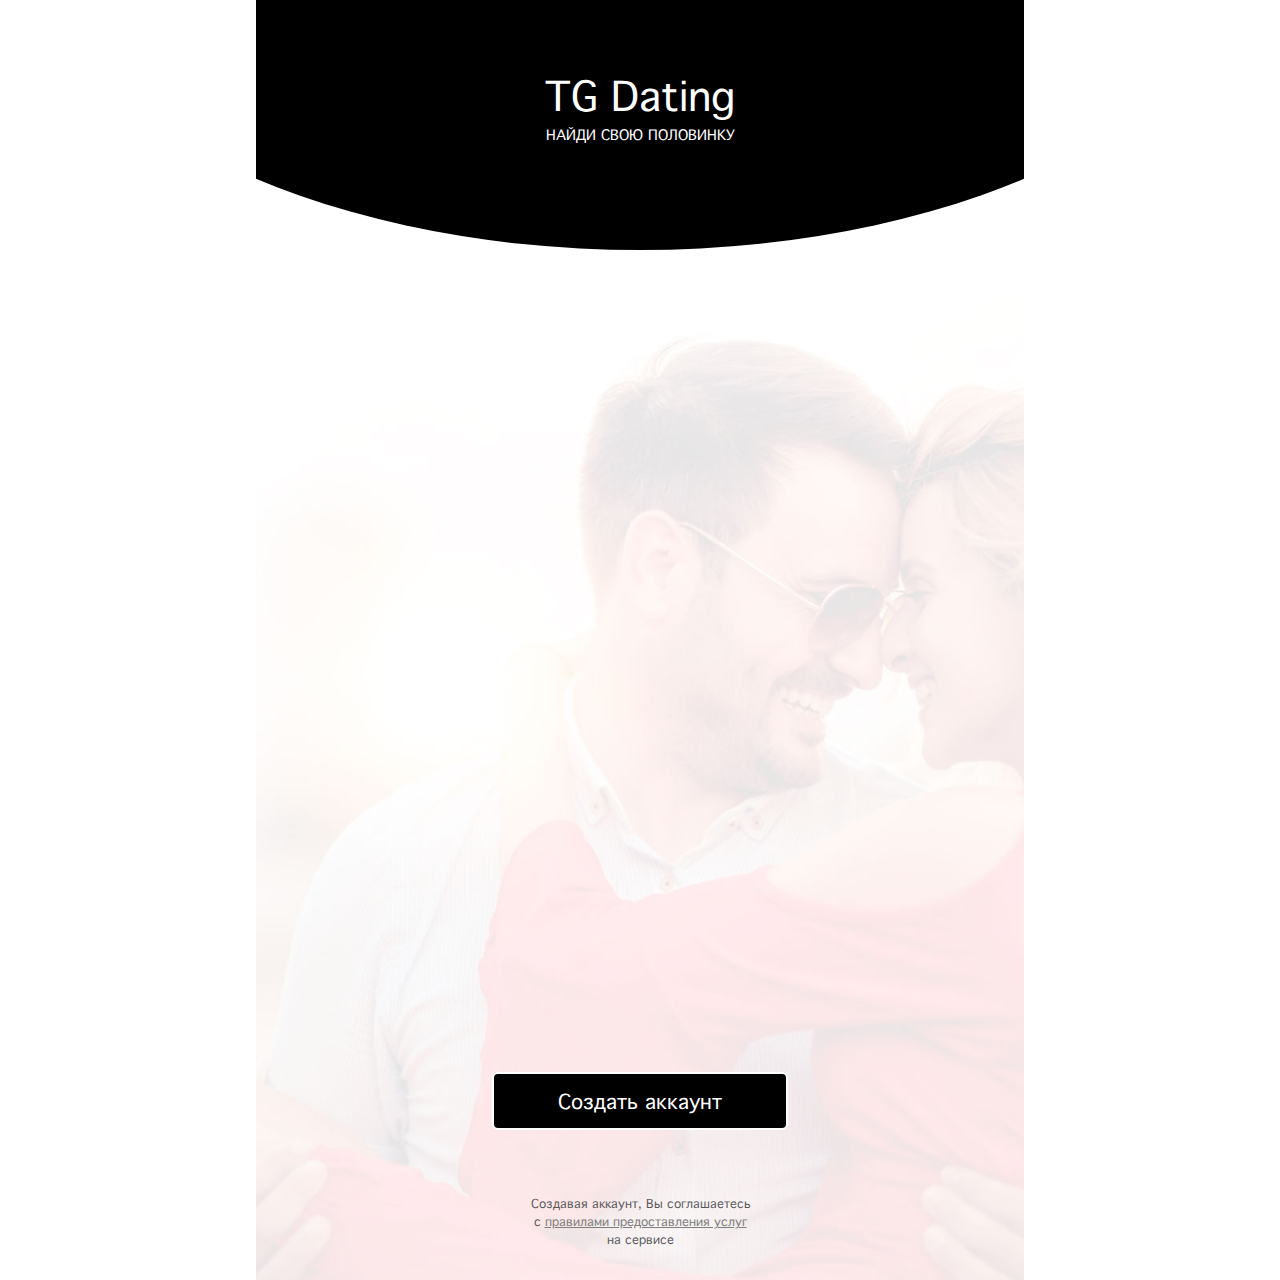
<file: index.html>
<!DOCTYPE html>
<html lang="ru">

<head>
    <meta charset="utf-8">
    <meta name="viewport" content="width=device-width, initial-scale=1, shrink-to-fit=no">
    <link rel="icon" href="favicon.svg" sizes="32x32">
    <link rel="icon" href="favicon.svg" sizes="192x192">

    <link rel="stylesheet" href="style.css">

    <title>TG_DATING screen 1-2</title>
</head>

<body>

    <!-- Preloader section -->
    <div id="preloader">
        <div class="logo-container">
            <div class="h1">TG Dating</div>
        </div>
    </div>

    <!-- app-wrapper -->
    <div class="app-wrapper">

        <!-- app-header -->
        <section class="section app-header">
            <div class="container">
                <div class="header-relative-wrapper">
                    <div class="header-hero">
                        <div class="header-hero__title">TG Dating</div>
                        <div class="header-hero__subtitle">НАЙДИ СВОЮ ПОЛОВИНКУ</div>
                    </div>
                </div>
            </div>
        </section>

        <!-- app-body -->
        <section class="section app-body" style="background-image: url(img/bg-login.jpg);">
            <div class="position-relative d-flex flex-column justify-content-end flex-fill py-5">
                <div class="container small-container">
                    <div class="text-center">
                        <!-- <a href="screen-3.html" class="btn btn-primary w-100">Войти</a> -->
                        <a href="screen-3.html" class="btn btn-primary w-100">Создать аккаунт</a>
                    </div>
                </div>
            </div>
            <div class="app-copyright">
                <div class="container">
                    <div class="text-muted">Создавая аккаунт, Вы соглашаетесь с <a href="#">правилами предоставления
                            услуг</a> на сервисе</div>
                </div>
            </div>
        </section>


    </div>

    <!-- scripts -->
    <script src="vendors/bootstrap/bootstrap.bundle.min.js"></script>
    <script src="vendors/noUiSlider-15.8.1/nouislider.min.js"></script>
    <script src="app.js"></script>

</body>

</html>
</file>
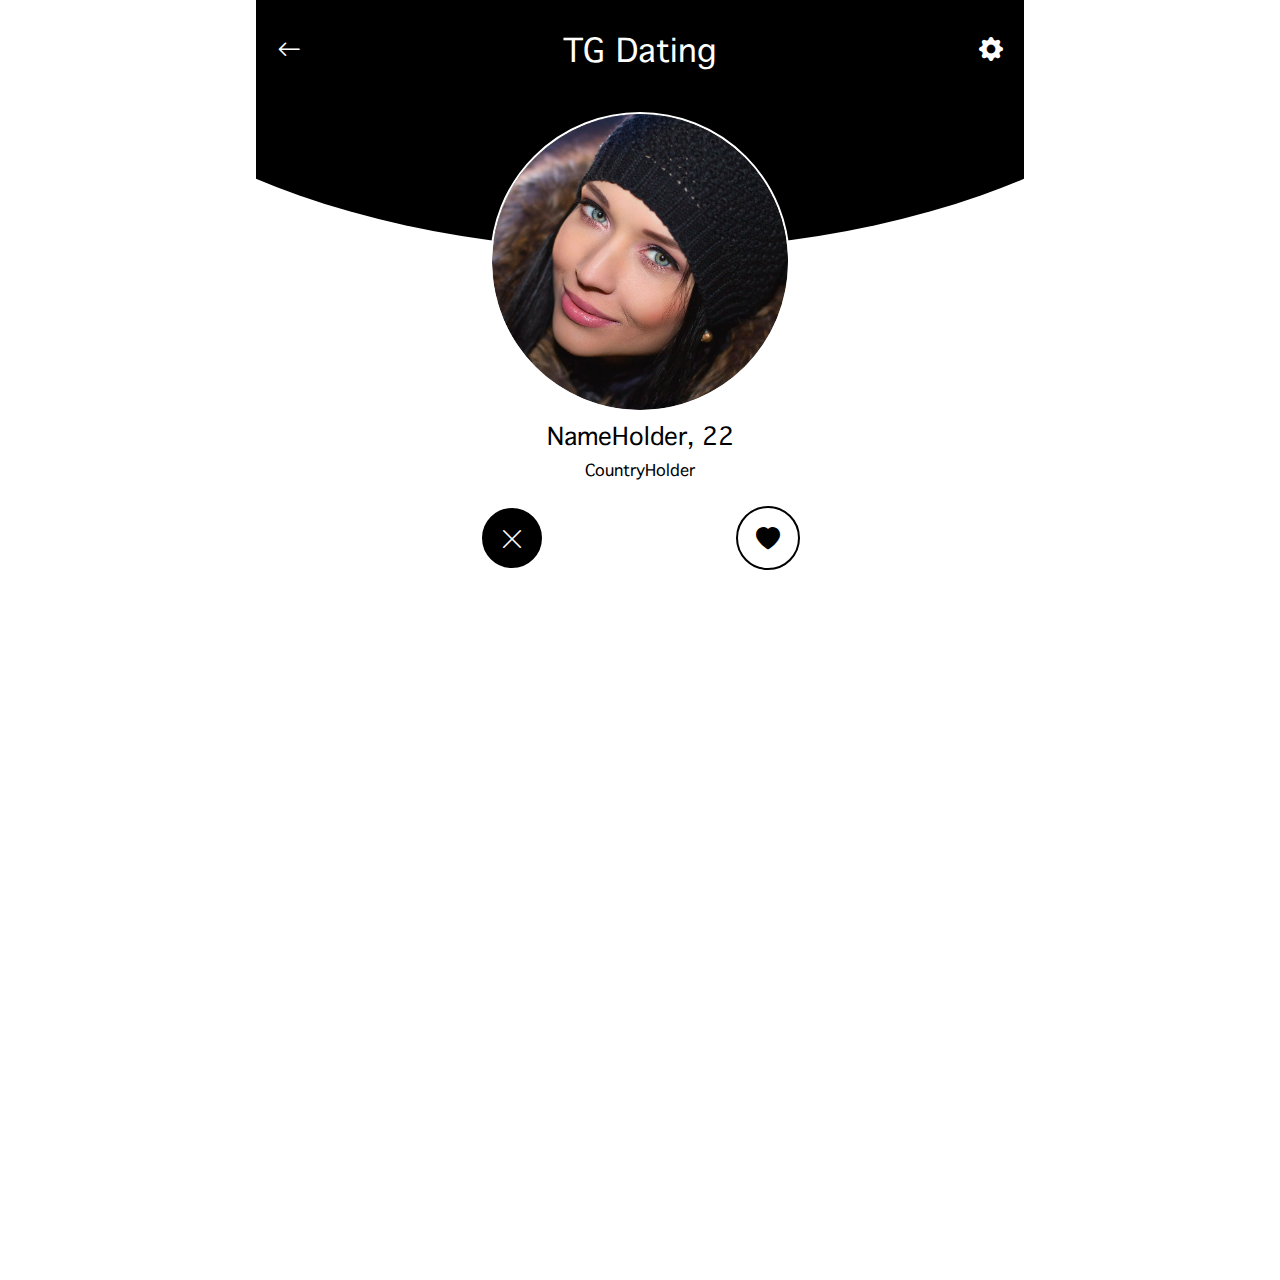
<file: screen-10.html>
<!DOCTYPE html>
<html lang="ru">

<head>
    <meta charset="utf-8">
    <meta name="viewport" content="width=device-width, initial-scale=1, shrink-to-fit=no">
    <link rel="icon" href="favicon.svg" sizes="32x32">
    <link rel="icon" href="favicon.svg" sizes="192x192">

    <link rel="stylesheet" href="style.css">

    <title>TG_DATING screen 10</title>
</head>

<body>

    <!-- Preloader section -->
    <div id="preloader">
        <div class="logo-container">
            <div class="h1">TG Dating</div>
        </div>
    </div>

    <!-- app-wrapper -->
    <div class="app-wrapper">

        <!-- app-header -->
        <section class="section app-header">
            <div class="container">
                <div class="header-relative-wrapper">
                    <div class="row header-row">
                        <div class="col-2">
                            <a href="screen-9.html" class="header-btn btn btn-primary">
                                <i class="bi bi-arrow-left"></i>
                            </a>
                        </div>
                        <div class="col-8">
                            <div class="header-logo">TG Dating</div>
                        </div>
                        <div class="col-2">
                            <a href="screen-4.html" class="header-btn btn btn-primary">
                                <i class="bi bi-gear-fill"></i>
                            </a>
                        </div>
                    </div>
                </div>
            </div>
        </section>

        <!-- app-body -->
        <section class="section app-body">
            <div class="container">
                <div class="position-relative d-flex gap-2 flex-column">
                    <div class="d-flex justify-content-center">
                        <div class="profile-img-wrapper">
                            <img src="img/profile.jpg" alt="">
                        </div>
                    </div>
                    <div class="text-center mb-3">
                        <div class="h4 profile-title">NameHolder, 22</div>
                        <div class="profile-country">CountryHolder</div>
                    </div>
                    <div class="d-flex align-items-center justify-content-between small-container w-100 mx-auto">
                        <button type="button" class="btn btn-primary btn-icon rounded-circle">
                            <i class="bi bi-x-lg"></i>
                        </button>
                        <button type="button" class="btn btn-secondary btn-icon rounded-circle">
                            <i class="bi bi-heart-fill"></i>
                        </button>
                    </div>
                </div>
            </div>
        </section>


    </div>

    <!-- scripts -->
    <script src="vendors/bootstrap/bootstrap.bundle.min.js"></script>
    <script src="vendors/noUiSlider-15.8.1/nouislider.min.js"></script>
    <script src="app.js"></script>

</body>

</html>
</file>
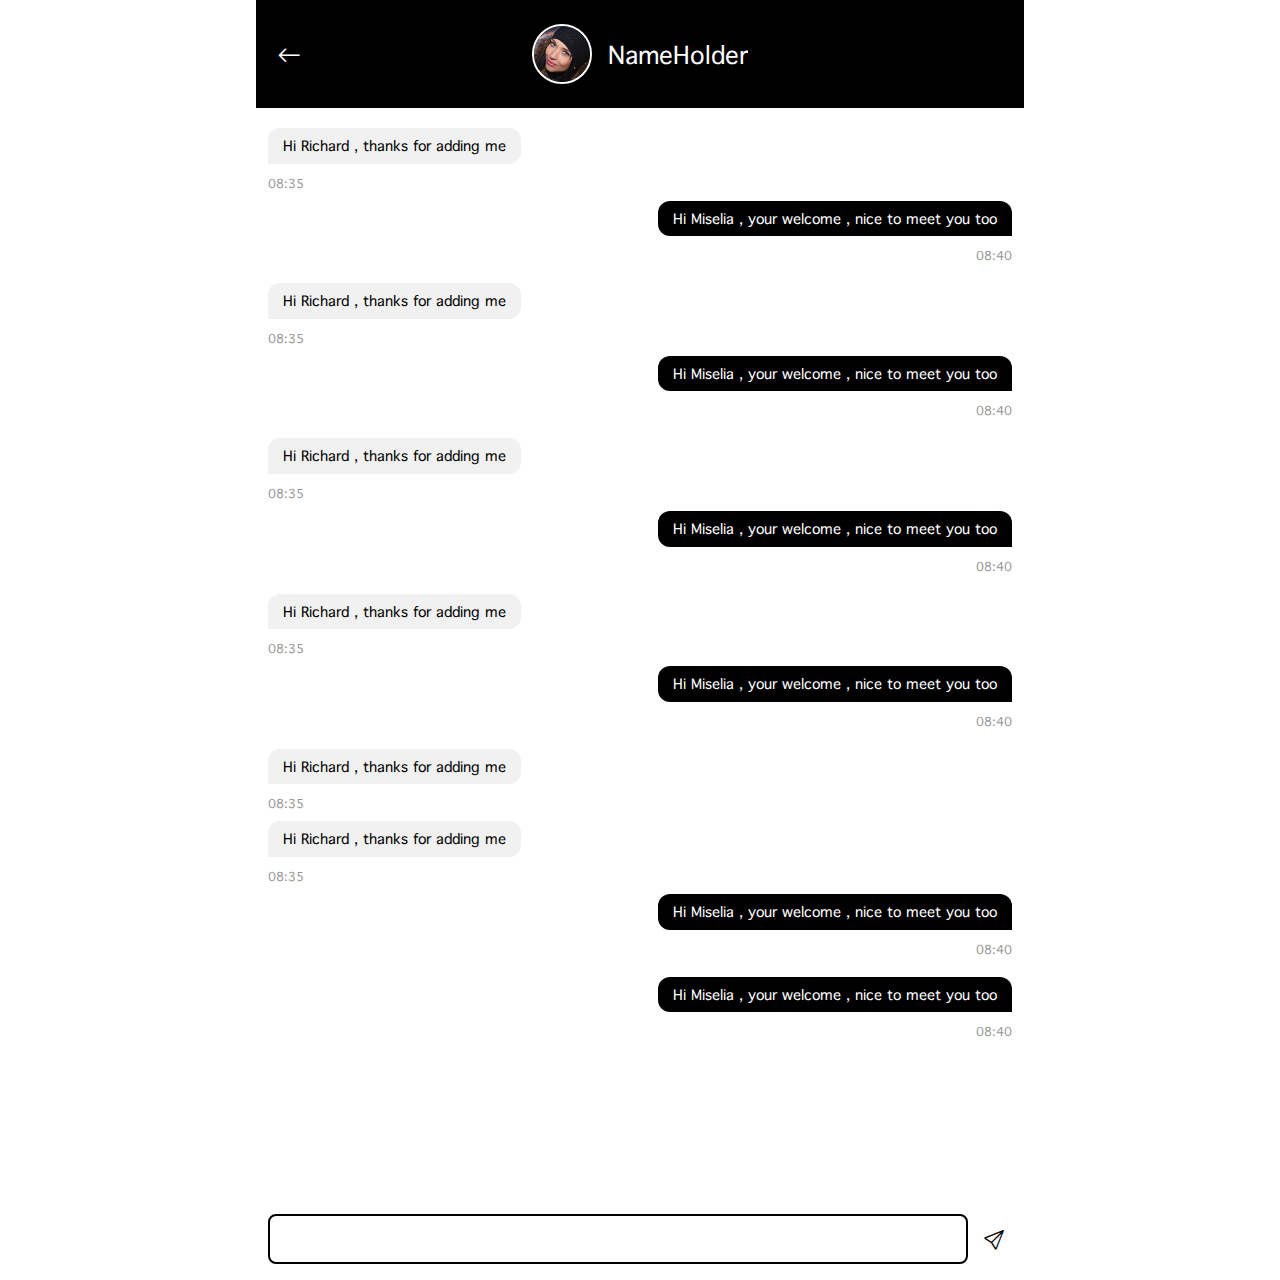
<file: screen-11.html>
<!DOCTYPE html>
<html lang="ru">

<head>
    <meta charset="utf-8">
    <meta name="viewport" content="width=device-width, initial-scale=1, shrink-to-fit=no">
    <link rel="icon" href="favicon.svg" sizes="32x32">
    <link rel="icon" href="favicon.svg" sizes="192x192">

    <link rel="stylesheet" href="style.css">

    <title>TG_DATING screen 11</title>
</head>

<body>

    <!-- Preloader section -->
    <div id="preloader">
        <div class="logo-container">
            <div class="h1">TG Dating</div>
        </div>
    </div>

    <!-- app-wrapper -->
    <div class="app-wrapper">

        <!-- app-header -->
        <section class="section app-header app-chat-header">
            <div class="container">
                <div class="header-relative-wrapper">
                    <div class="row header-row">
                        <div class="col-2">
                            <a href="screen-8.html" class="header-btn btn btn-primary">
                                <i class="bi bi-arrow-left"></i>
                            </a>
                        </div>
                        <div class="col-8">
                            <div class="chat-member">
                                <div class="d-flex gap-3 align-items-center">
                                    <div class="chat-member__avatar">
                                        <img src="img/profile.jpg" alt="">
                                    </div>
                                    <div>
                                        <div class="chat-member__name">NameHolder</div>
                                    </div>
                                </div>
                            </div>
                        </div>
                        <div class="col-2"></div>
                    </div>
                </div>
            </div>
        </section>

        <!-- app-body -->
        <section class="section app-body app-chat-body">
            <div class="position-relative">
                <div class="container">
                    <div class="d-flex gap-2 flex-column">
                        <div class="chat-box-area">
                            <div class="chat-content">
                                <div class="message-item">
                                    <div class="bubble">Hi Richard , thanks for adding me</div>
                                    <div class="message-time">08:35</div>
                                </div>
                            </div>
                            <div class="chat-content user">
                                <div class="message-item">
                                    <div class="bubble">Hi Miselia , your welcome , nice to meet you too</div>
                                    <div class="message-time">08:40</div>
                                </div>
                            </div>
                            <div class="chat-content">
                                <div class="message-item">
                                    <div class="bubble">Hi Richard , thanks for adding me</div>
                                    <div class="message-time">08:35</div>
                                </div>
                            </div>
                            <div class="chat-content user">
                                <div class="message-item">
                                    <div class="bubble">Hi Miselia , your welcome , nice to meet you too</div>
                                    <div class="message-time">08:40</div>
                                </div>
                            </div>
                            <div class="chat-content">
                                <div class="message-item">
                                    <div class="bubble">Hi Richard , thanks for adding me</div>
                                    <div class="message-time">08:35</div>
                                </div>
                            </div>
                            <div class="chat-content user">
                                <div class="message-item">
                                    <div class="bubble">Hi Miselia , your welcome , nice to meet you too</div>
                                    <div class="message-time">08:40</div>
                                </div>
                            </div>
                            <div class="chat-content">
                                <div class="message-item">
                                    <div class="bubble">Hi Richard , thanks for adding me</div>
                                    <div class="message-time">08:35</div>
                                </div>
                            </div>
                            <div class="chat-content user">
                                <div class="message-item">
                                    <div class="bubble">Hi Miselia , your welcome , nice to meet you too</div>
                                    <div class="message-time">08:40</div>
                                </div>
                            </div>
                            <div class="chat-content">
                                <div class="message-item">
                                    <div class="bubble">Hi Richard , thanks for adding me</div>
                                    <div class="message-time">08:35</div>
                                </div>
                            </div>
                            <div class="chat-content">
                                <div class="message-item">
                                    <div class="bubble">Hi Richard , thanks for adding me</div>
                                    <div class="message-time">08:35</div>
                                </div>
                            </div>
                            <div class="chat-content user">
                                <div class="message-item">
                                    <div class="bubble">Hi Miselia , your welcome , nice to meet you too</div>
                                    <div class="message-time">08:40</div>
                                </div>
                            </div>
                            <div class="chat-content user">
                                <div class="message-item">
                                    <div class="bubble">Hi Miselia , your welcome , nice to meet you too</div>
                                    <div class="message-time">08:40</div>
                                </div>
                            </div>
                        </div>
                    </div>
                </div>
            </div>
        </section>

        <!-- app-chat-field -->
        <section class="section app-chat-field">
            <div class="container">
                <form action="#">
                    <div class="d-flex gap-2 align-items-center">
                        <input type="text" class="form-control">
                        <button type="submit" class="btn btn-secondary border-0 py-1 px-2">
                            <i class="bi bi-send"></i>
                        </button>
                    </div>
                </form>
            </div>
        </section>


    </div>

    <!-- scripts -->
    <script src="vendors/bootstrap/bootstrap.bundle.min.js"></script>
    <script src="vendors/noUiSlider-15.8.1/nouislider.min.js"></script>
    <script src="app.js"></script>

</body>

</html>
</file>
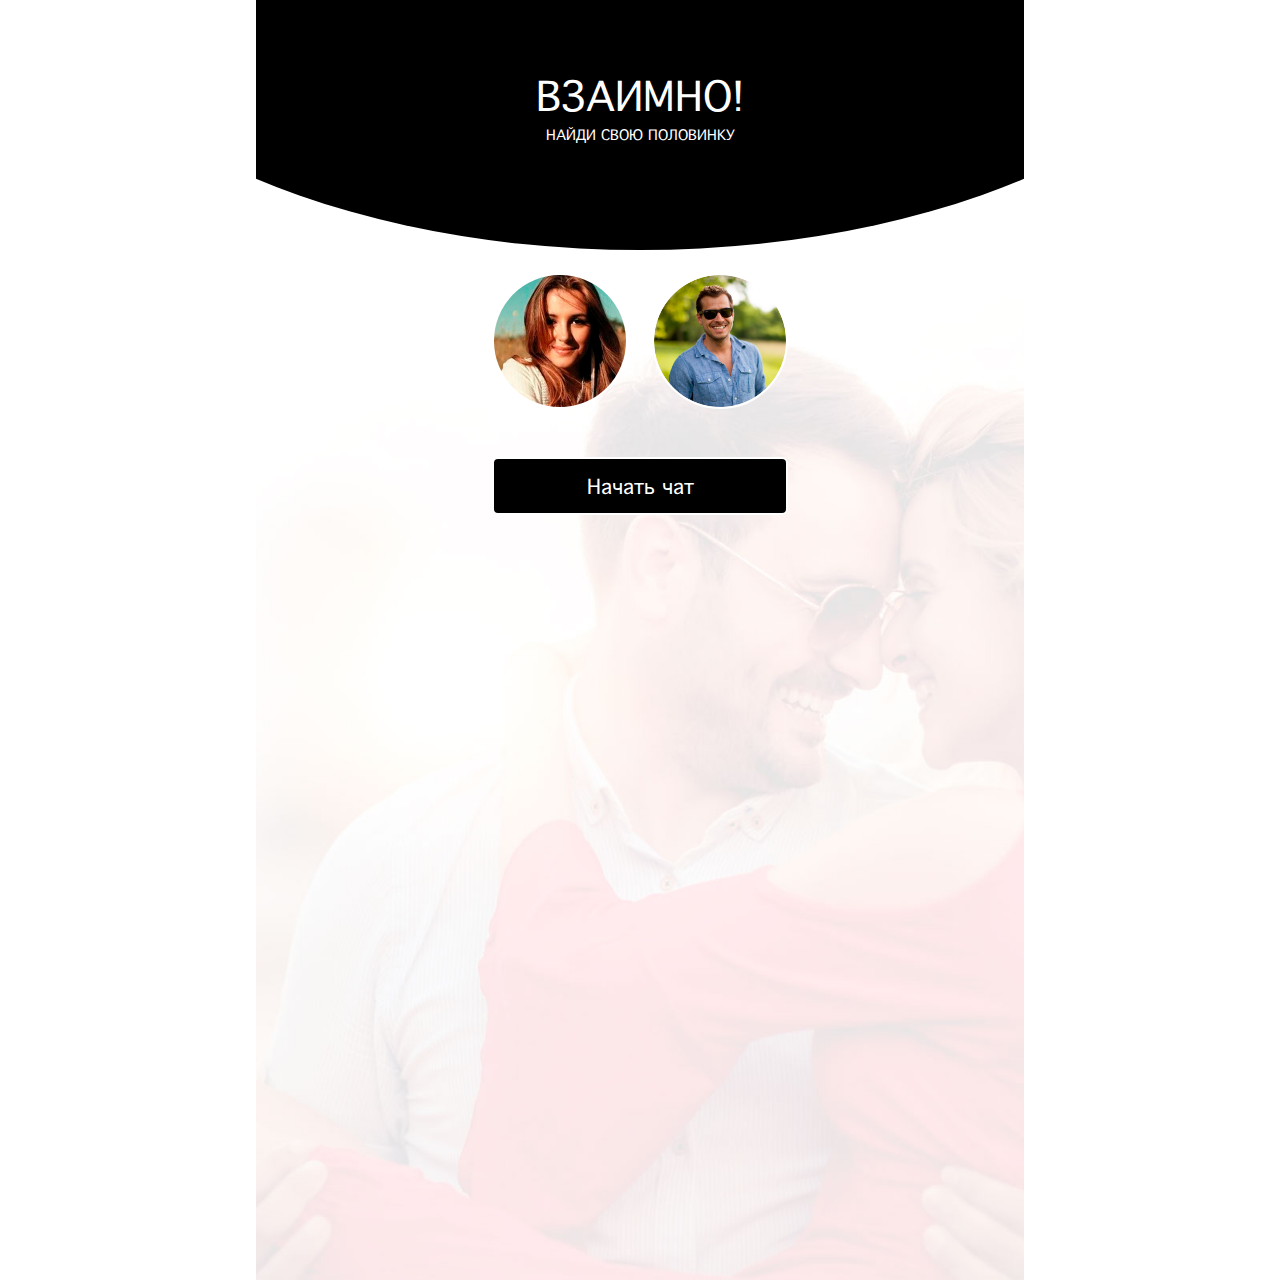
<file: screen-12.html>
<!DOCTYPE html>
<html lang="ru">

<head>
    <meta charset="utf-8">
    <meta name="viewport" content="width=device-width, initial-scale=1, shrink-to-fit=no">
    <link rel="icon" href="favicon.svg" sizes="32x32">
    <link rel="icon" href="favicon.svg" sizes="192x192">

    <link rel="stylesheet" href="style.css">

    <title>TG_DATING screen 12</title>
</head>

<body>

    <!-- Preloader section -->
    <div id="preloader">
        <div class="logo-container">
            <div class="h1">TG Dating</div>
        </div>
    </div>

    <!-- app-wrapper -->
    <div class="app-wrapper">

        <!-- app-header -->
        <section class="section app-header">
            <div class="container">
                <div class="header-relative-wrapper">
                    <div class="header-hero">
                        <div class="header-hero__title">ВЗАИМНО!</div>
                        <div class="header-hero__subtitle">НАЙДИ СВОЮ ПОЛОВИНКУ</div>
                    </div>
                </div>
            </div>
        </section>

        <!-- app-body -->
        <section class="section app-body" style="background-image: url(img/bg-login.jpg);">
            <div class="position-relative d-flex flex-column flex-fill py-5">
                <div class="container small-container">
                    <div class="mb-5">
                        <div class="row justify-content-center">
                            <div class="col-6">
                                <div class="match-photo">
                                    <img class="img-fluid" src="img/photo.jpg" alt="">
                                </div>
                            </div>
                            <div class="col-6">
                                <div class="match-photo">
                                    <img class="img-fluid" src="img/photo-man-match.jpg" alt="">
                                </div>
                            </div>
                        </div>
                    </div>
                    <div class="text-center">
                        <a href="screen-11.html" class="btn btn-primary w-100">Начать чат</a>
                    </div>
                </div>
            </div>
        </section>


    </div>

    <!-- scripts -->
    <script src="vendors/bootstrap/bootstrap.bundle.min.js"></script>
    <script src="vendors/noUiSlider-15.8.1/nouislider.min.js"></script>
    <script src="app.js"></script>

</body>

</html>
</file>
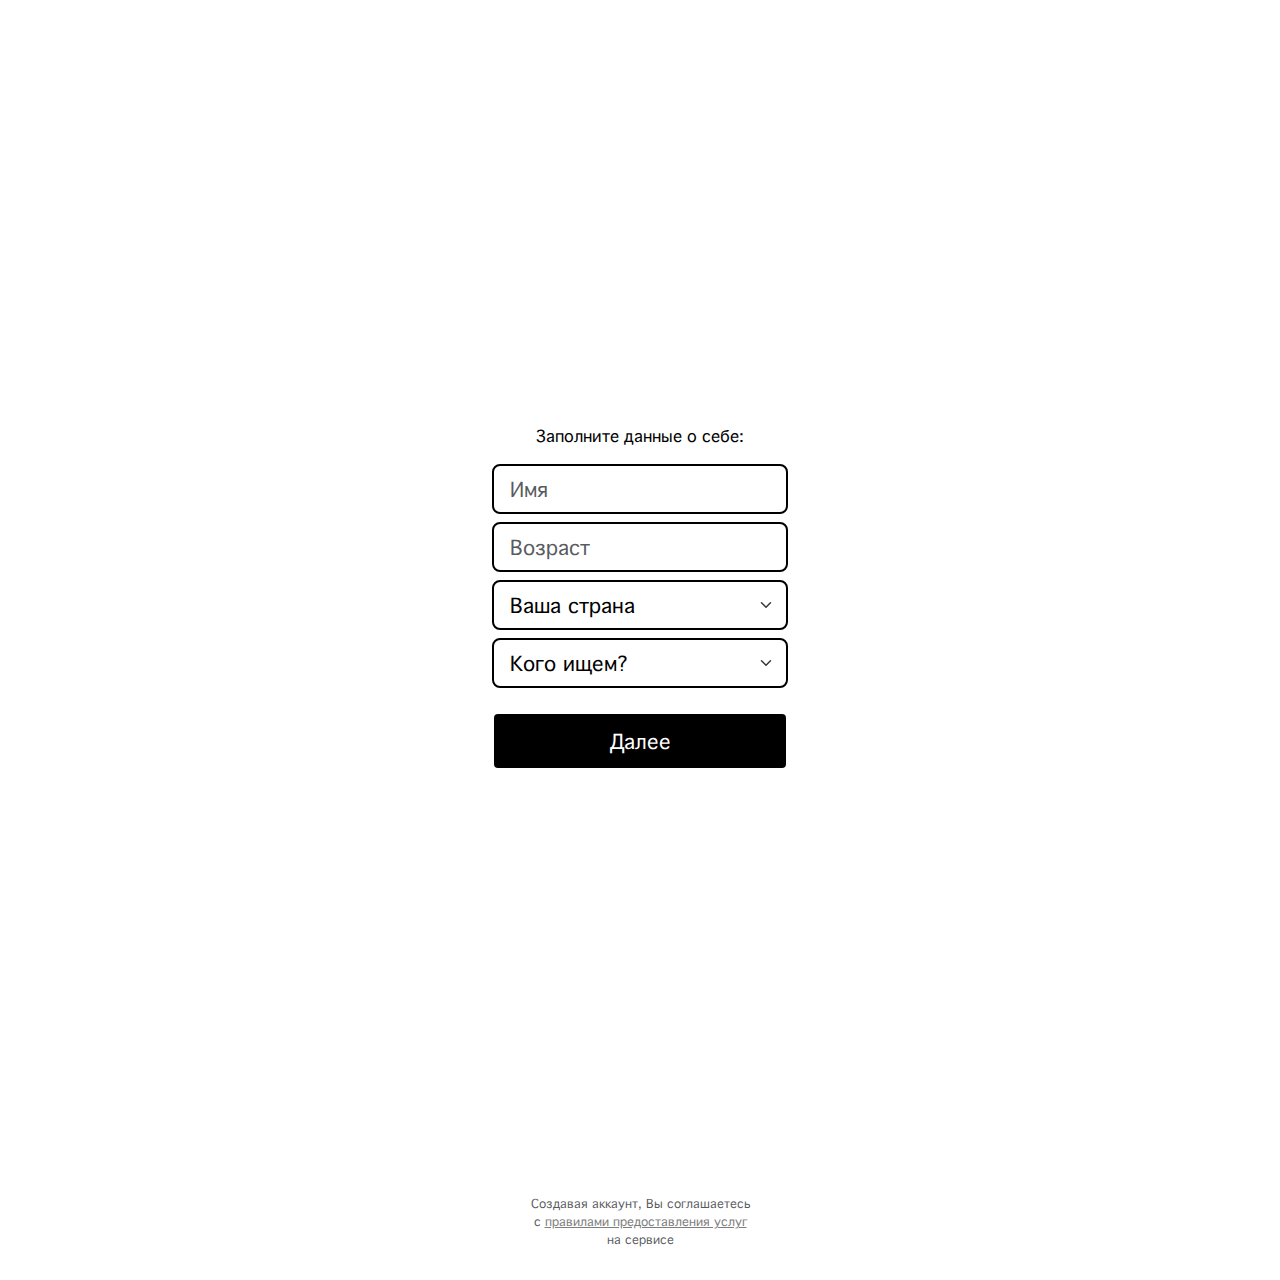
<file: screen-3.html>
<!DOCTYPE html>
<html lang="ru">

<head>
    <meta charset="utf-8">
    <meta name="viewport" content="width=device-width, initial-scale=1, shrink-to-fit=no">
    <link rel="icon" href="favicon.svg" sizes="32x32">
    <link rel="icon" href="favicon.svg" sizes="192x192">

    <link rel="stylesheet" href="style.css">

    <title>TG_DATING screen 3</title>
</head>

<body>

    <!-- Preloader section -->
    <div id="preloader">
        <div class="logo-container">
            <div class="h1">TG Dating</div>
        </div>
    </div>

    <!-- app-wrapper -->
    <div class="app-wrapper">

        <!-- app-body -->
        <section class="section app-body">
            <div class="position-relative d-flex flex-column justify-content-center flex-fill">
                <div class="container small-container">
                    <div class="text-center">
                        <div class="mb-3">Заполните данные о себе:</div>
                        <form action="screen-4.html">
                            <div class="d-flex flex-column gap-2 mb-4">
                                <div class="position-relative">
                                    <input type="text" class="form-control" placeholder="Имя">
                                    <!-- Сообщение при ошибке -->
                                    <div class="form-invalid" style="display: none;">Введите имя</div>
                                </div>
                                <div class="position-relative">
                                    <input type="text" class="form-control" placeholder="Возраст">
                                    <!-- Сообщение при ошибке -->
                                    <div class="form-invalid" style="display: none;">Введите возраст</div>
                                </div>
                                <div class="position-relative">
                                    <select class="form-select">
                                        <option selected>Ваша страна</option>
                                        <option value="1">One</option>
                                        <option value="2">Two</option>
                                        <option value="3">Three</option>
                                    </select>
                                    <!-- Сообщение при ошибке -->
                                    <div class="form-invalid" style="display: none;">Укажите вашу страну</div>
                                </div>
                                <div class="position-relative">
                                    <select class="form-select">
                                        <option selected>Кого ищем?</option>
                                        <option value="1">One</option>
                                        <option value="2">Two</option>
                                    </select>
                                    <!-- Сообщение при ошибке -->
                                    <div class="form-invalid" style="display: none;">Укажите кого ищете</div>
                                </div>
                            </div>
                            <button type="submit" class="btn btn-primary w-100">Далее</button>
                        </form>
                    </div>
                </div>
            </div>
            <div class="app-copyright">
                <div class="container">
                    <div class="text-muted">Создавая аккаунт, Вы соглашаетесь с <a href="#">правилами предоставления
                            услуг</a> на сервисе</div>
                </div>
            </div>
        </section>


    </div>

    <!-- scripts -->
    <script src="vendors/bootstrap/bootstrap.bundle.min.js"></script>
    <script src="vendors/noUiSlider-15.8.1/nouislider.min.js"></script>
    <script src="app.js"></script>

</body>

</html>
</file>
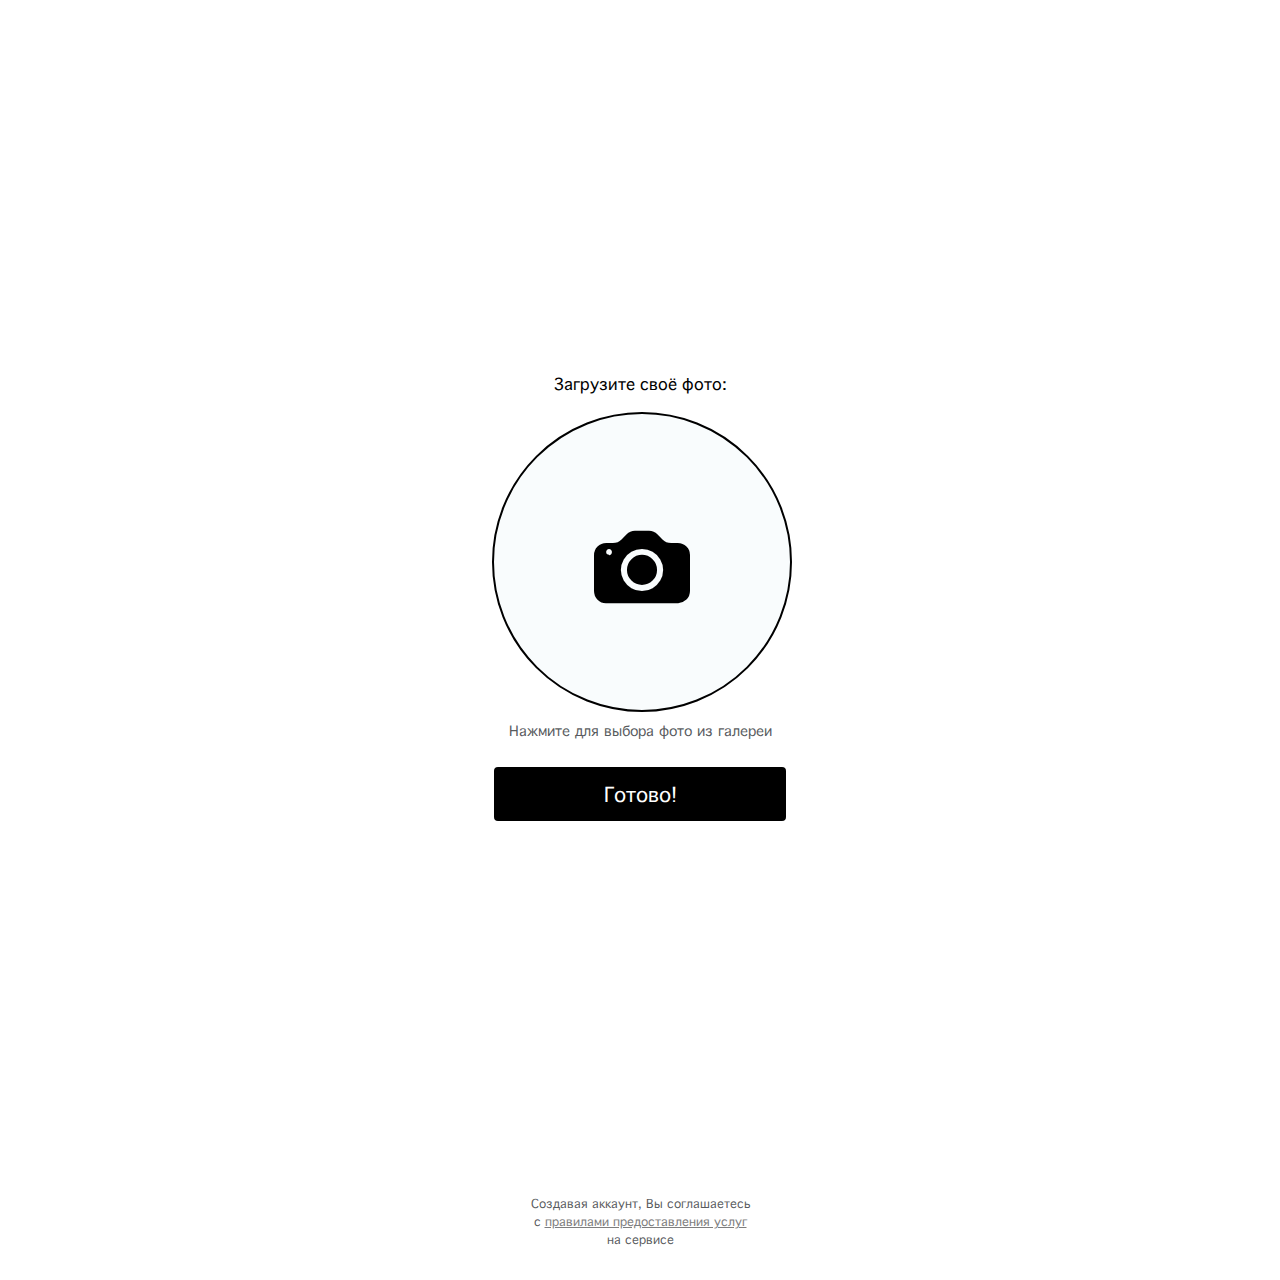
<file: screen-4.html>
<!DOCTYPE html>
<html lang="ru">

<head>
    <meta charset="utf-8">
    <meta name="viewport" content="width=device-width, initial-scale=1, shrink-to-fit=no">
    <link rel="icon" href="favicon.svg" sizes="32x32">
    <link rel="icon" href="favicon.svg" sizes="192x192">

    <link rel="stylesheet" href="style.css">

    <title>TG_DATING screen 4</title>
</head>

<body>

    <!-- Preloader section -->
    <div id="preloader">
        <div class="logo-container">
            <div class="h1">TG Dating</div>
        </div>
    </div>

    <!-- app-wrapper -->
    <div class="app-wrapper">

        <!-- app-body -->
        <section class="section app-body">
            <div class="position-relative d-flex flex-column justify-content-center flex-fill">
                <div class="container small-container">
                    <div class="text-center">
                        <div class="mb-3">Загрузите своё фото:</div>
                        <form action="screen-5-6.html">
                            <div class="d-flex flex-column gap-2 mb-4">
                                <div class="field-photo-loader">
                                    <i class="bi bi-camera-fill"></i>
                                </div>
                                <div class="small text-muted">Нажмите для выбора фото из галереи</div>
                            </div>
                            <button type="submit" class="btn btn-primary w-100">Готово!</button>
                        </form>
                    </div>
                </div>
            </div>
            <div class="app-copyright">
                <div class="container">
                    <div class="text-muted">Создавая аккаунт, Вы соглашаетесь с <a href="#">правилами предоставления
                            услуг</a> на сервисе</div>
                </div>
            </div>
        </section>


    </div>

    <!-- scripts -->
    <script src="vendors/bootstrap/bootstrap.bundle.min.js"></script>
    <script src="vendors/noUiSlider-15.8.1/nouislider.min.js"></script>
    <script src="app.js"></script>

</body>

</html>
</file>
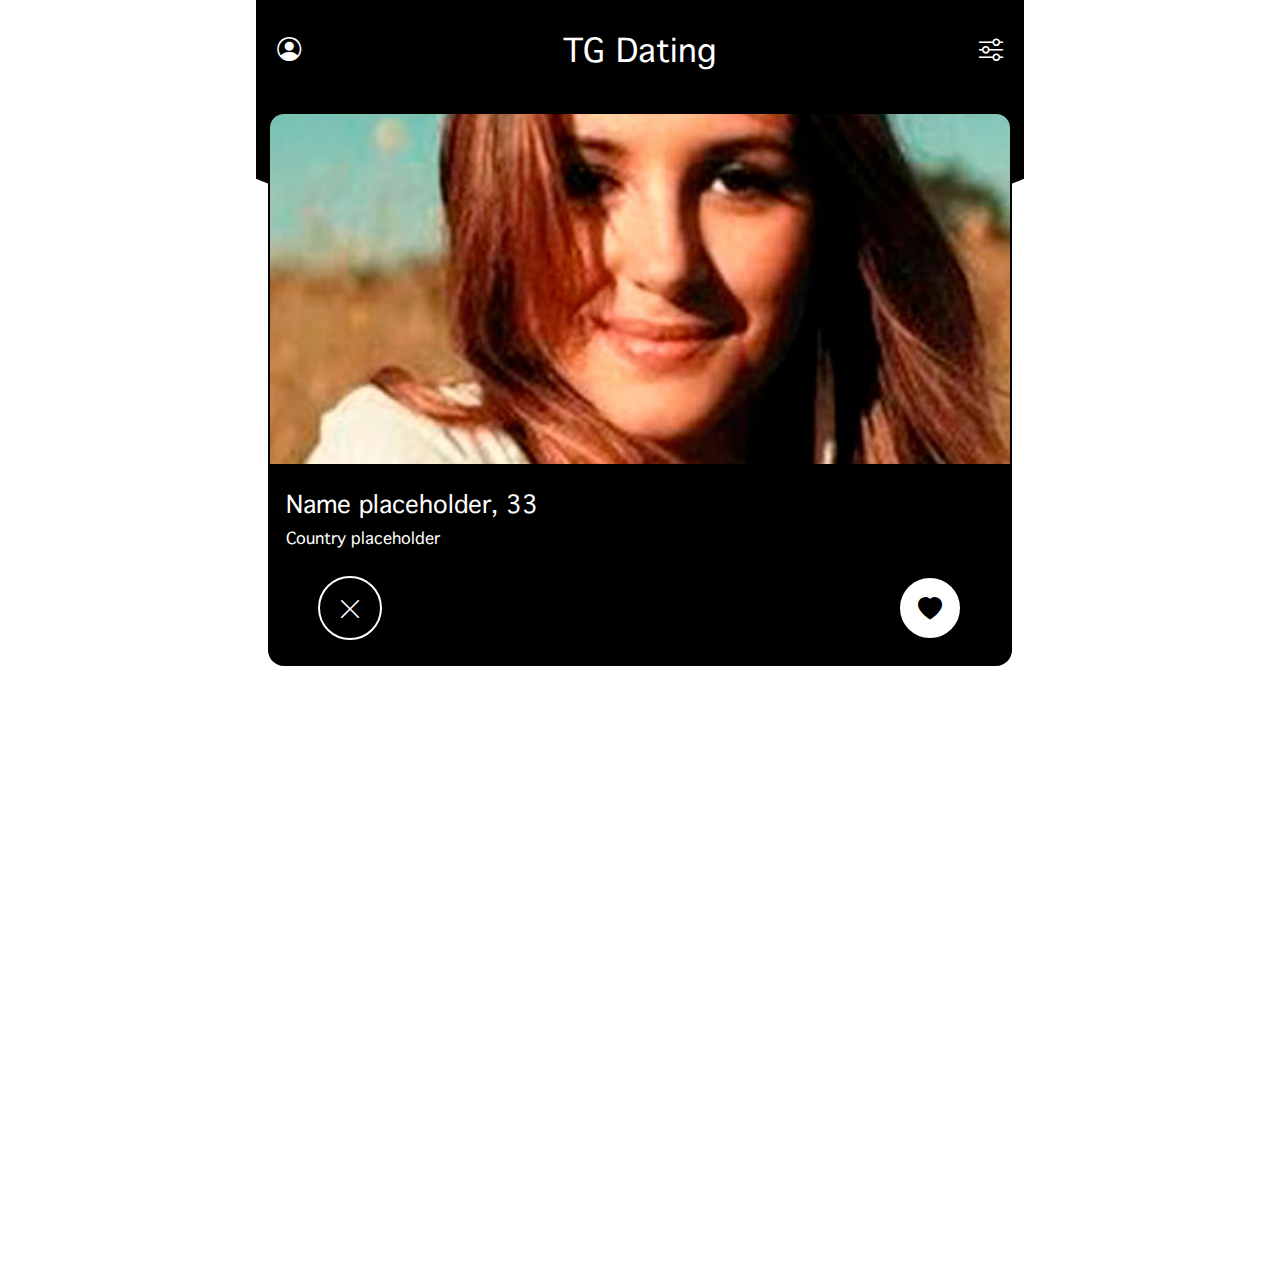
<file: screen-5-6.html>
<!DOCTYPE html>
<html lang="ru">

<head>
    <meta charset="utf-8">
    <meta name="viewport" content="width=device-width, initial-scale=1, shrink-to-fit=no">
    <link rel="icon" href="favicon.svg" sizes="32x32">
    <link rel="icon" href="favicon.svg" sizes="192x192">

    <link rel="stylesheet" href="style.css">

    <title>TG_DATING screen 5-6</title>
</head>

<body>

    <!-- Preloader section -->
    <div id="preloader">
        <div class="logo-container">
            <div class="h1">TG Dating</div>
        </div>
    </div>

    <!-- app-wrapper -->
    <div class="app-wrapper">

        <!-- app-header -->
        <section class="section app-header">
            <div class="container">
                <div class="header-relative-wrapper">
                    <div class="row header-row">
                        <div class="col-2">
                            <a href="screen-7.html" class="header-btn btn btn-primary">
                                <i class="bi bi-person-circle"></i>
                            </a>
                        </div>
                        <div class="col-8">
                            <div class="header-logo">TG Dating</div>
                        </div>
                        <div class="col-2">
                            <button type="button" class="header-btn btn btn-primary" data-bs-toggle="offcanvas" data-bs-target="#offcanvasFilter" aria-controls="offcanvasFilter">
                                <i class="bi bi-sliders"></i>
                            </button>
                        </div>
                    </div>
                </div>
            </div>
        </section>

        <!-- app-filter -->
        <div class="offcanvas offcanvas-top text-bg-dark offcanvas-filter" tabindex="-1" id="offcanvasFilter">
            <div class="offcanvas-header">
                <button type="button" class="btn-close btn-close-white" data-bs-dismiss="offcanvas" aria-label="Close"></button>
            </div>
            <div class="offcanvas-body">
                <form action="#">
                    <div class="d-flex flex-column gap-2 mb-4">
                        <div>
                            <div class="text-muted mb-1">Где ищем?</div>
                            <select class="form-select">
                                <option selected>Страна</option>
                                <option value="1">One</option>
                                <option value="2">Two</option>
                                <option value="3">Three</option>
                            </select>
                        </div>
                        <div>
                            <div class="text-muted mb-1">Кого ищем?</div>
                            <div class="row">
                                <div class="col-6">
                                    <div class="select-gender select-option">
                                        <label for="male">
                                            <i class="bi bi-person-standing"></i>
                                            <input type="radio" id="male" name="gender" value="male">
                                        </label>
                                    </div>
                                </div>
                                <div class="col-6">
                                    <div class="select-gender select-option">
                                        <label for="female">
                                            <i class="bi bi-person-standing-dress"></i>
                                            <input type="radio" id="female" name="gender" value="female">
                                        </label>
                                    </div>
                                </div>
                            </div>
                        </div>
                        <div>
                            <div class="text-muted mb-1">Возраст</div>
                            <div class="row gy-3">
                                <div class="col-6">
                                    <input type="text" class="form-control" id="age-input-min">
                                </div>
                                <div class="col-6">
                                    <input type="text" class="form-control" id="age-input-max">
                                </div>
                                <div class="col">
                                    <div id="ageRangeSlider"></div>
                                </div>
                            </div>
                        </div>
                    </div>
                    <button type="submit" class="btn btn-primary w-100">Сохранить</button>
                </form>
            </div>
        </div>

        <!-- app-body -->
        <section class="section app-body">
            <div class="container">
                <div class="position-relative">
                    <div class="card card-profile">
                        <div class="card-img-wrapper">
                            <img class="card-img-top" src="img/photo.jpg" alt="">
                        </div>
                        <div class="card-body">
                            <div class="h4 card-title">Name placeholder, 33</div>
                            <div class="card-country">Country placeholder</div>
                        </div>
                        <div class="card-footer">
                            <div class="d-flex align-items-center justify-content-between">
                                <button type="button" class="btn btn-primary btn-icon rounded-circle">
                                    <i class="bi bi-x-lg"></i>
                                </button>
                                <button type="button" class="btn btn-secondary btn-icon rounded-circle">
                                    <i class="bi bi-heart-fill"></i>
                                </button>
                            </div>
                        </div>
                    </div>
                </div>
            </div>
        </section>


    </div>

    <!-- scripts -->
    <script src="vendors/bootstrap/bootstrap.bundle.min.js"></script>
    <script src="vendors/noUiSlider-15.8.1/nouislider.min.js"></script>
    <script src="app.js"></script>

</body>

</html>
</file>
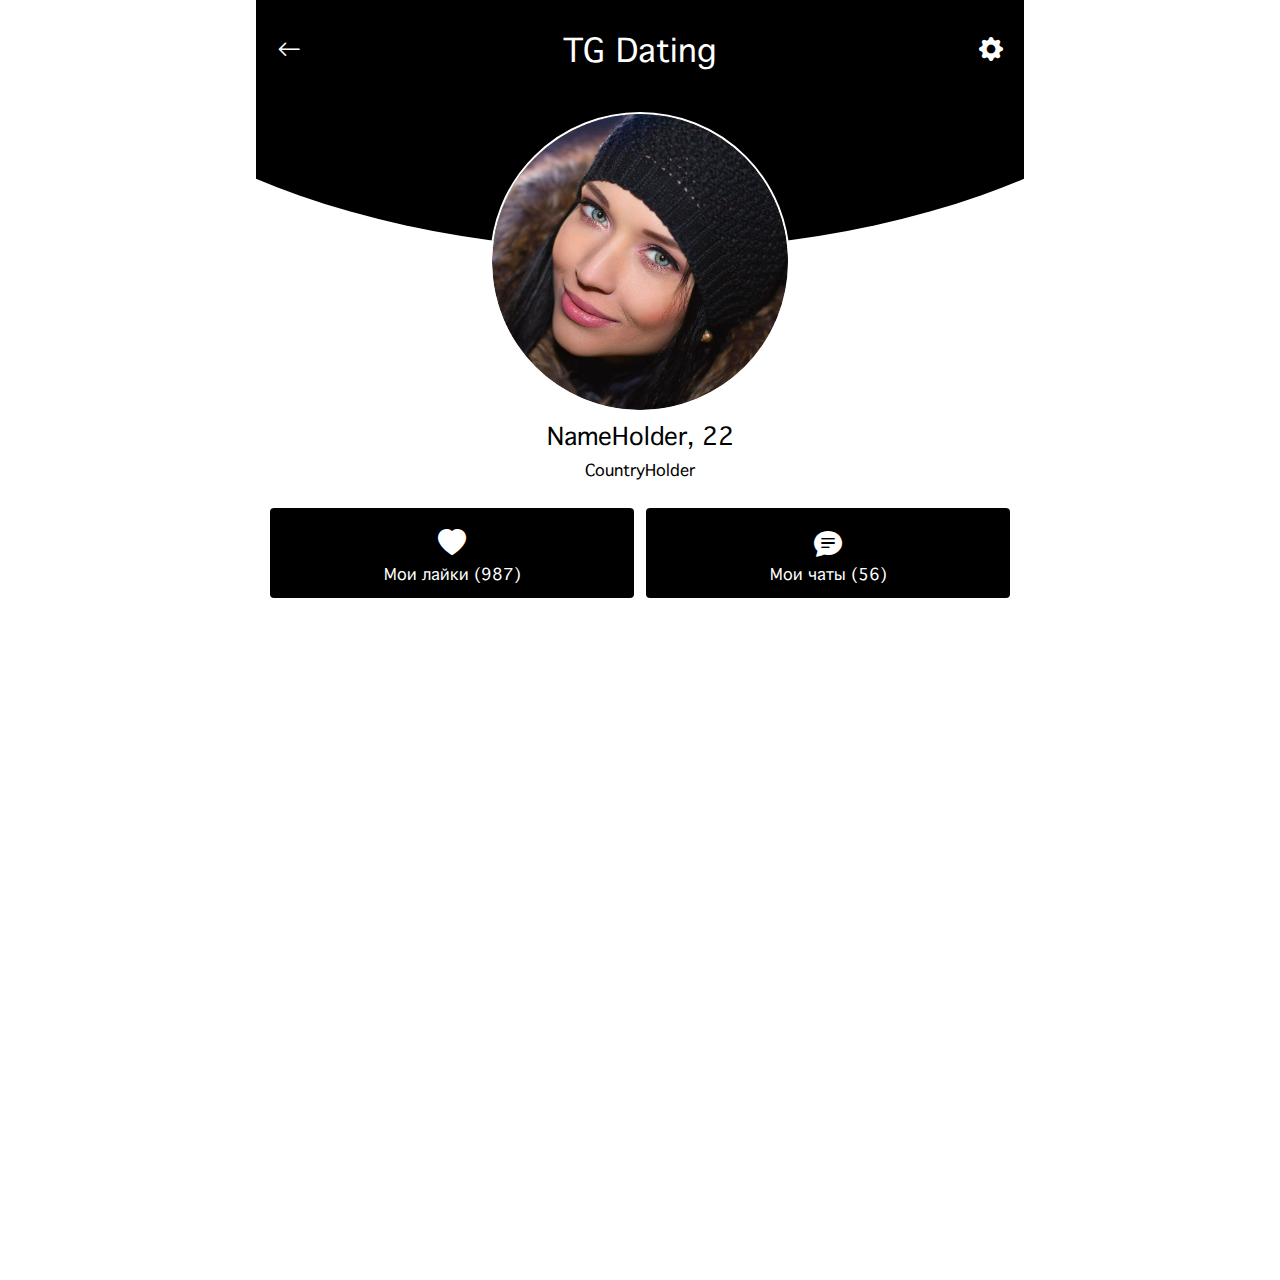
<file: screen-7.html>
<!DOCTYPE html>
<html lang="ru">

<head>
    <meta charset="utf-8">
    <meta name="viewport" content="width=device-width, initial-scale=1, shrink-to-fit=no">
    <link rel="icon" href="favicon.svg" sizes="32x32">
    <link rel="icon" href="favicon.svg" sizes="192x192">

    <link rel="stylesheet" href="style.css">

    <title>TG_DATING screen 7</title>
</head>

<body>

    <!-- Preloader section -->
    <div id="preloader">
        <div class="logo-container">
            <div class="h1">TG Dating</div>
        </div>
    </div>

    <!-- app-wrapper -->
    <div class="app-wrapper">

        <!-- app-header -->
        <section class="section app-header">
            <div class="container">
                <div class="header-relative-wrapper">
                    <div class="row header-row">
                        <div class="col-2">
                            <a href="screen-5-6.html" class="header-btn btn btn-primary">
                                <i class="bi bi-arrow-left"></i>
                            </a>
                        </div>
                        <div class="col-8">
                            <div class="header-logo">TG Dating</div>
                        </div>
                        <div class="col-2">
                            <a href="screen-4.html" class="header-btn btn btn-primary">
                                <i class="bi bi-gear-fill"></i>
                            </a>
                        </div>
                    </div>
                </div>
            </div>
        </section>

        <!-- app-body -->
        <section class="section app-body">
            <div class="container">
                <div class="position-relative d-flex gap-2 flex-column">
                    <div class="d-flex justify-content-center">
                        <div class="profile-img-wrapper">
                            <img src="img/profile.jpg" alt="">
                        </div>
                    </div>
                    <div class="text-center mb-3">
                        <div class="h4 profile-title">NameHolder, 22</div>
                        <div class="profile-country">CountryHolder</div>
                    </div>
                    <div class="profile-btn-group">
                        <div class="row gx-2">
                            <div class="col-6">
                                <a href="screen-9.html" class="btn btn-primary fs-6 px-1 w-100">
                                    <div class="fs-3">
                                        <i class="bi bi-heart-fill"></i>
                                    </div>
                                    <div>
                                        Мои лайки
                                        <div class="profile-like-value">
                                            (<span>987</span>)
                                        </div>
                                    </div>
                                </a>
                            </div>
                            <div class="col-6">
                                <a href="screen-8.html" class="btn btn-primary fs-6 px-1 w-100">
                                    <div class="fs-3">
                                        <i class="bi bi-chat-text-fill"></i>
                                    </div>
                                    <div>
                                        Мои чаты
                                        <div class="profile-chats-value">
                                            (<span>56</span>)
                                        </div>
                                    </div>
                                </a>
                            </div>
                        </div>
                    </div>
                </div>
            </div>
        </section>


    </div>

    <!-- scripts -->
    <script src="vendors/bootstrap/bootstrap.bundle.min.js"></script>
    <script src="vendors/noUiSlider-15.8.1/nouislider.min.js"></script>
    <script src="app.js"></script>

</body>

</html>
</file>
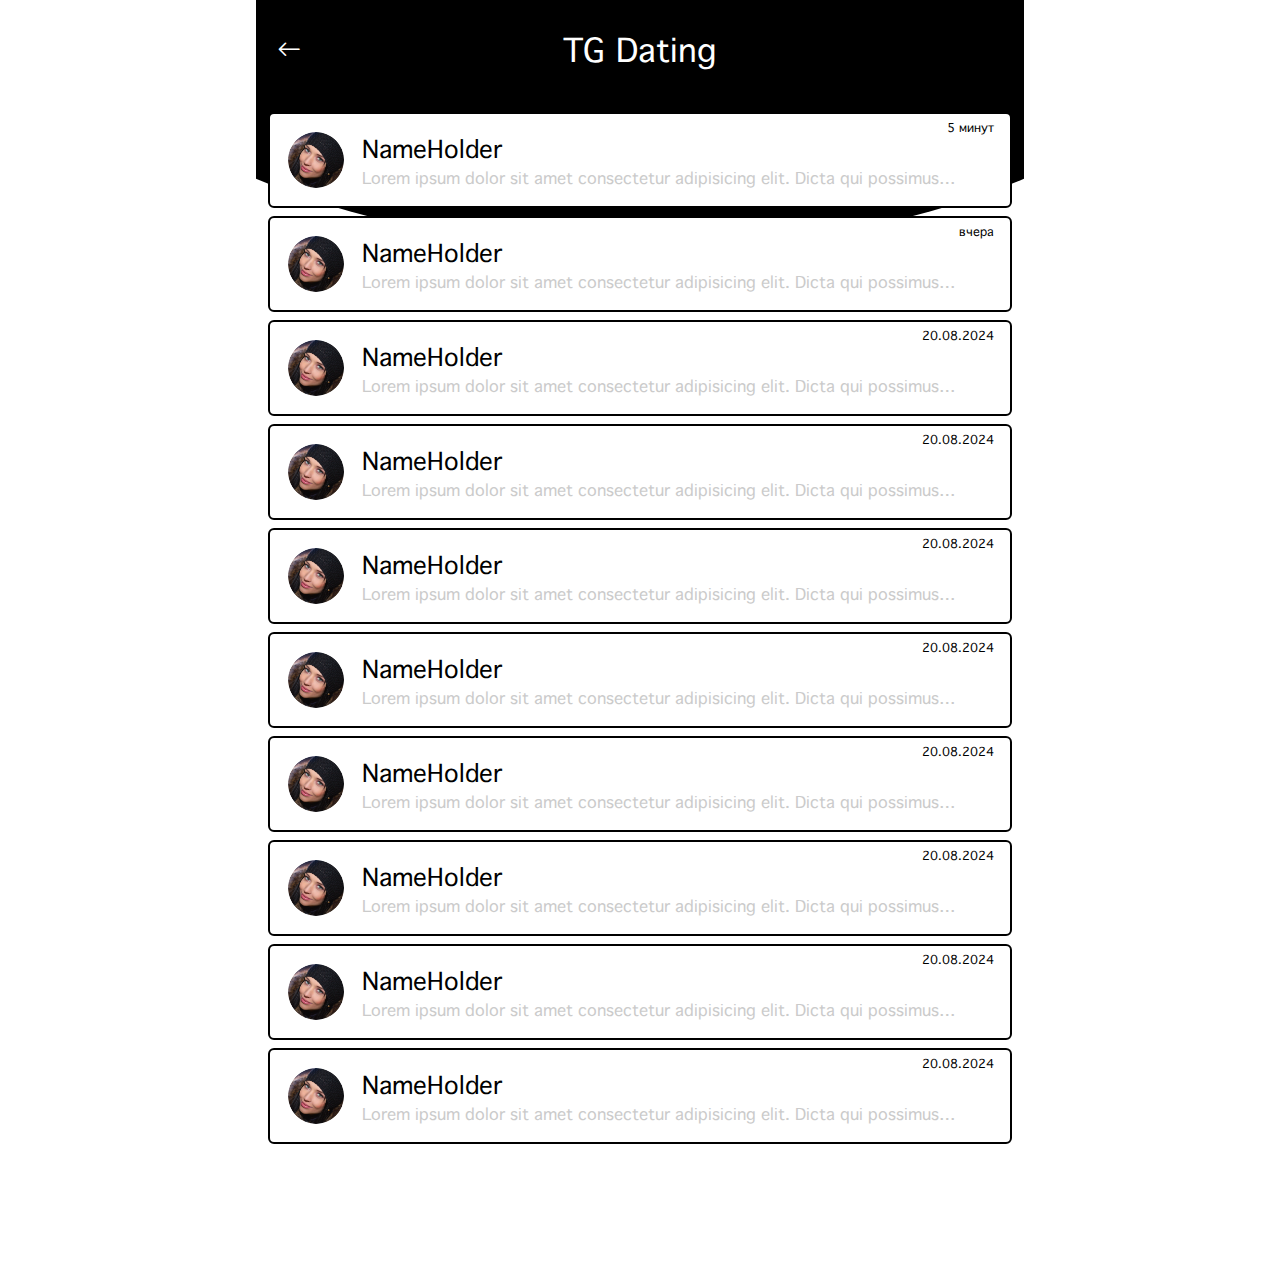
<file: screen-8.html>
<!DOCTYPE html>
<html lang="ru">

<head>
    <meta charset="utf-8">
    <meta name="viewport" content="width=device-width, initial-scale=1, shrink-to-fit=no">
    <link rel="icon" href="favicon.svg" sizes="32x32">
    <link rel="icon" href="favicon.svg" sizes="192x192">

    <link rel="stylesheet" href="style.css">

    <title>TG_DATING screen 8</title>
</head>

<body>

    <!-- Preloader section -->
    <div id="preloader">
        <div class="logo-container">
            <div class="h1">TG Dating</div>
        </div>
    </div>

    <!-- app-wrapper -->
    <div class="app-wrapper">

        <!-- app-header -->
        <section class="section app-header">
            <div class="container">
                <div class="header-relative-wrapper">
                    <div class="row header-row">
                        <div class="col-2">
                            <a href="screen-7.html" class="header-btn btn btn-primary">
                                <i class="bi bi-arrow-left"></i>
                            </a>
                        </div>
                        <div class="col-8">
                            <div class="header-logo">TG Dating</div>
                        </div>
                        <div class="col-2"></div>
                    </div>
                </div>
            </div>
        </section>

        <!-- app-body -->
        <section class="section app-body">
            <div class="container">
                <div class="position-relative d-flex gap-2 flex-column">
                    <div class="chat-member">
                        <div class="d-flex gap-3 align-items-center">
                            <div class="chat-member__avatar">
                                <img src="img/profile.jpg" alt="">
                            </div>
                            <div>
                                <div class="chat-member__name"><a href="screen-11.html" class="stretched-link">NameHolder</a></div>
                                <div class="chat-member__text">Lorem ipsum dolor sit amet consectetur adipisicing elit. Dicta qui possimus debitis tempora velit, assumenda itaque sint modi rerum aliquam quaerat natus voluptates. Vero tenetur doloribus ducimus a fuga nulla?</div>
                            </div>
                        </div>
                        <div class="chat-member__data">5 минут</div>
                    </div>
                    <div class="chat-member">
                        <div class="d-flex gap-3 align-items-center">
                            <div class="chat-member__avatar">
                                <img src="img/profile.jpg" alt="">
                            </div>
                            <div>
                                <div class="chat-member__name"><a href="screen-11.html" class="stretched-link">NameHolder</a></div>
                                <div class="chat-member__text">Lorem ipsum dolor sit amet consectetur adipisicing elit. Dicta qui possimus debitis tempora velit, assumenda itaque sint modi rerum aliquam quaerat natus voluptates. Vero tenetur doloribus ducimus a fuga nulla?</div>
                            </div>
                        </div>
                        <div class="chat-member__data">вчера</div>
                    </div>
                    <div class="chat-member">
                        <div class="d-flex gap-3 align-items-center">
                            <div class="chat-member__avatar">
                                <img src="img/profile.jpg" alt="">
                            </div>
                            <div>
                                <div class="chat-member__name"><a href="screen-11.html" class="stretched-link">NameHolder</a></div>
                                <div class="chat-member__text">Lorem ipsum dolor sit amet consectetur adipisicing elit. Dicta qui possimus debitis tempora velit, assumenda itaque sint modi rerum aliquam quaerat natus voluptates. Vero tenetur doloribus ducimus a fuga nulla?</div>
                            </div>
                        </div>
                        <div class="chat-member__data">20.08.2024</div>
                    </div>
                    <div class="chat-member">
                        <div class="d-flex gap-3 align-items-center">
                            <div class="chat-member__avatar">
                                <img src="img/profile.jpg" alt="">
                            </div>
                            <div>
                                <div class="chat-member__name"><a href="screen-11.html" class="stretched-link">NameHolder</a></div>
                                <div class="chat-member__text">Lorem ipsum dolor sit amet consectetur adipisicing elit. Dicta qui possimus debitis tempora velit, assumenda itaque sint modi rerum aliquam quaerat natus voluptates. Vero tenetur doloribus ducimus a fuga nulla?</div>
                            </div>
                        </div>
                        <div class="chat-member__data">20.08.2024</div>
                    </div>
                    <div class="chat-member">
                        <div class="d-flex gap-3 align-items-center">
                            <div class="chat-member__avatar">
                                <img src="img/profile.jpg" alt="">
                            </div>
                            <div>
                                <div class="chat-member__name"><a href="screen-11.html" class="stretched-link">NameHolder</a></div>
                                <div class="chat-member__text">Lorem ipsum dolor sit amet consectetur adipisicing elit. Dicta qui possimus debitis tempora velit, assumenda itaque sint modi rerum aliquam quaerat natus voluptates. Vero tenetur doloribus ducimus a fuga nulla?</div>
                            </div>
                        </div>
                        <div class="chat-member__data">20.08.2024</div>
                    </div>
                    <div class="chat-member">
                        <div class="d-flex gap-3 align-items-center">
                            <div class="chat-member__avatar">
                                <img src="img/profile.jpg" alt="">
                            </div>
                            <div>
                                <div class="chat-member__name"><a href="screen-11.html" class="stretched-link">NameHolder</a></div>
                                <div class="chat-member__text">Lorem ipsum dolor sit amet consectetur adipisicing elit. Dicta qui possimus debitis tempora velit, assumenda itaque sint modi rerum aliquam quaerat natus voluptates. Vero tenetur doloribus ducimus a fuga nulla?</div>
                            </div>
                        </div>
                        <div class="chat-member__data">20.08.2024</div>
                    </div>
                    <div class="chat-member">
                        <div class="d-flex gap-3 align-items-center">
                            <div class="chat-member__avatar">
                                <img src="img/profile.jpg" alt="">
                            </div>
                            <div>
                                <div class="chat-member__name"><a href="screen-11.html" class="stretched-link">NameHolder</a></div>
                                <div class="chat-member__text">Lorem ipsum dolor sit amet consectetur adipisicing elit. Dicta qui possimus debitis tempora velit, assumenda itaque sint modi rerum aliquam quaerat natus voluptates. Vero tenetur doloribus ducimus a fuga nulla?</div>
                            </div>
                        </div>
                        <div class="chat-member__data">20.08.2024</div>
                    </div>
                    <div class="chat-member">
                        <div class="d-flex gap-3 align-items-center">
                            <div class="chat-member__avatar">
                                <img src="img/profile.jpg" alt="">
                            </div>
                            <div>
                                <div class="chat-member__name"><a href="screen-11.html" class="stretched-link">NameHolder</a></div>
                                <div class="chat-member__text">Lorem ipsum dolor sit amet consectetur adipisicing elit. Dicta qui possimus debitis tempora velit, assumenda itaque sint modi rerum aliquam quaerat natus voluptates. Vero tenetur doloribus ducimus a fuga nulla?</div>
                            </div>
                        </div>
                        <div class="chat-member__data">20.08.2024</div>
                    </div>
                    <div class="chat-member">
                        <div class="d-flex gap-3 align-items-center">
                            <div class="chat-member__avatar">
                                <img src="img/profile.jpg" alt="">
                            </div>
                            <div>
                                <div class="chat-member__name"><a href="screen-11.html" class="stretched-link">NameHolder</a></div>
                                <div class="chat-member__text">Lorem ipsum dolor sit amet consectetur adipisicing elit. Dicta qui possimus debitis tempora velit, assumenda itaque sint modi rerum aliquam quaerat natus voluptates. Vero tenetur doloribus ducimus a fuga nulla?</div>
                            </div>
                        </div>
                        <div class="chat-member__data">20.08.2024</div>
                    </div>
                    <div class="chat-member">
                        <div class="d-flex gap-3 align-items-center">
                            <div class="chat-member__avatar">
                                <img src="img/profile.jpg" alt="">
                            </div>
                            <div>
                                <div class="chat-member__name"><a href="screen-11.html" class="stretched-link">NameHolder</a></div>
                                <div class="chat-member__text">Lorem ipsum dolor sit amet consectetur adipisicing elit. Dicta qui possimus debitis tempora velit, assumenda itaque sint modi rerum aliquam quaerat natus voluptates. Vero tenetur doloribus ducimus a fuga nulla?</div>
                            </div>
                        </div>
                        <div class="chat-member__data">20.08.2024</div>
                    </div>
                </div>
            </div>
        </section>


    </div>

    <!-- scripts -->
    <script src="vendors/bootstrap/bootstrap.bundle.min.js"></script>
    <script src="vendors/noUiSlider-15.8.1/nouislider.min.js"></script>
    <script src="app.js"></script>

</body>

</html>
</file>
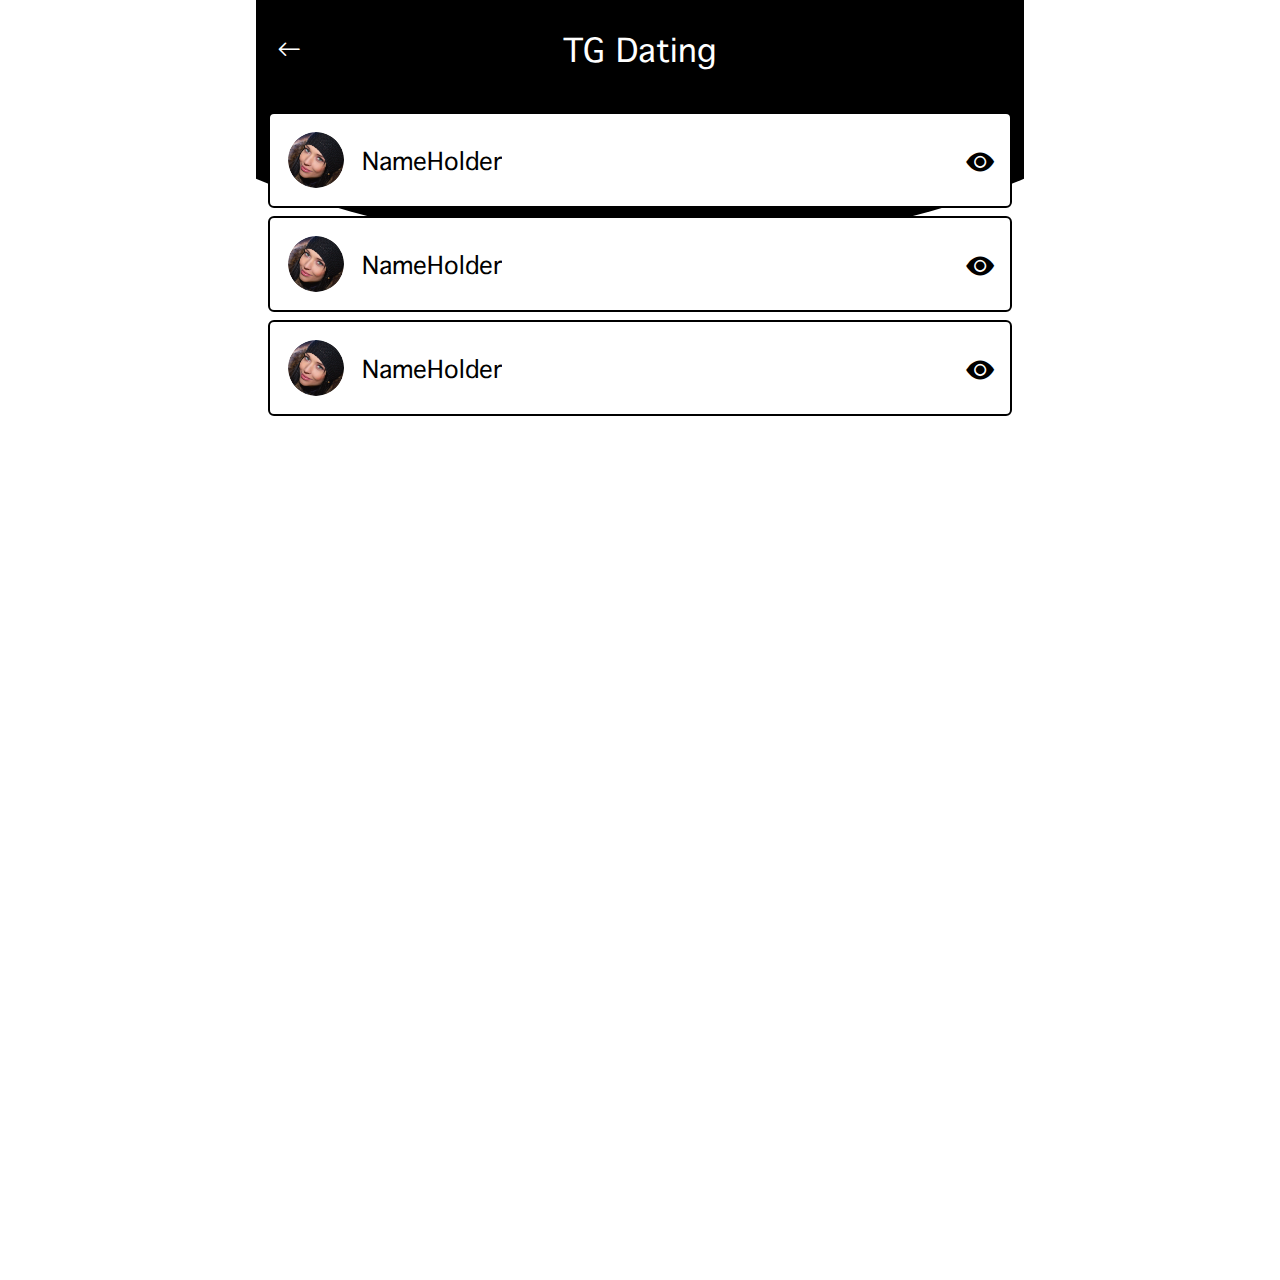
<file: screen-9.html>
<!DOCTYPE html>
<html lang="ru">

<head>
    <meta charset="utf-8">
    <meta name="viewport" content="width=device-width, initial-scale=1, shrink-to-fit=no">
    <link rel="icon" href="favicon.svg" sizes="32x32">
    <link rel="icon" href="favicon.svg" sizes="192x192">

    <link rel="stylesheet" href="style.css">

    <title>TG_DATING screen 9</title>
</head>

<body>

    <!-- Preloader section -->
    <div id="preloader">
        <div class="logo-container">
            <div class="h1">TG Dating</div>
        </div>
    </div>

    <!-- app-wrapper -->
    <div class="app-wrapper">

        <!-- app-header -->
        <section class="section app-header">
            <div class="container">
                <div class="header-relative-wrapper">
                    <div class="row header-row">
                        <div class="col-2">
                            <a href="screen-7.html" class="header-btn btn btn-primary">
                                <i class="bi bi-arrow-left"></i>
                            </a>
                        </div>
                        <div class="col-8">
                            <div class="header-logo">TG Dating</div>
                        </div>
                        <div class="col-2"></div>
                    </div>
                </div>
            </div>
        </section>

        <!-- app-body -->
        <section class="section app-body">
            <div class="container">
                <div class="position-relative d-flex gap-2 flex-column">
                    <div class="chat-member">
                        <div class="d-flex gap-3 align-items-center">
                            <div class="chat-member__avatar">
                                <img src="img/profile.jpg" alt="">
                            </div>
                            <div>
                                <div class="chat-member__name"><a href="screen-10.html" class="stretched-link">NameHolder</a></div>
                            </div>
                        </div>
                        <div class="chat-member__icon">
                            <i class="bi bi-eye-fill"></i>
                        </div>
                    </div>
                    <div class="chat-member">
                        <div class="d-flex gap-3 align-items-center">
                            <div class="chat-member__avatar">
                                <img src="img/profile.jpg" alt="">
                            </div>
                            <div>
                                <div class="chat-member__name"><a href="screen-10.html" class="stretched-link">NameHolder</a></div>
                            </div>
                        </div>
                        <div class="chat-member__icon">
                            <i class="bi bi-eye-fill"></i>
                        </div>
                    </div>
                    <div class="chat-member">
                        <div class="d-flex gap-3 align-items-center">
                            <div class="chat-member__avatar">
                                <img src="img/profile.jpg" alt="">
                            </div>
                            <div>
                                <div class="chat-member__name"><a href="screen-10.html" class="stretched-link">NameHolder</a></div>
                            </div>
                        </div>
                        <div class="chat-member__icon">
                            <i class="bi bi-eye-fill"></i>
                        </div>
                    </div>
                </div>
            </div>
        </section>


    </div>

    <!-- scripts -->
    <script src="vendors/bootstrap/bootstrap.bundle.min.js"></script>
    <script src="vendors/noUiSlider-15.8.1/nouislider.min.js"></script>
    <script src="app.js"></script>

</body>

</html>
</file>
<file: style.css>
@import url("fonts/Thonburi/stylesheet.css");
@import url("fonts/bootstrap-icons-1.11.3/bootstrap-icons.min.css");
@import url("vendors/bootstrap/bootstrap.min.css");
@import url("vendors/noUiSlider-15.8.1/nouislider.min.css");

:root {
    --bs-black: #000000;
    --bs-white: #ffffff;
    --bs-gray: #8d939f;
    --bs-gray-dark: #343a40;
    --bs-gray-100: #f8f9fa;
    --bs-gray-200: #e9ecef;
    --bs-gray-300: #dee2e6;
    --bs-gray-400: #ced4da;
    --bs-gray-500: #adb5bd;
    --bs-gray-600: #6c757d;
    --bs-gray-700: #495057;
    --bs-gray-800: #343a40;
    --bs-gray-900: #212529;
    --bs-primary: #000;
    --bs-secondary: #cbcbcb;
    --bs-light: #f8f9fa;
    --bs-dark: #212529;
    --bs-primary-rgb: 0, 0, 0;
    --bs-secondary-rgb: 203, 203, 203;
    --bs-light-rgb: 248, 249, 250;
    --bs-dark-rgb: 33, 37, 41;
    --bs-font-sans-serif: "Thonburi", system-ui, -apple-system, "Segoe UI", Roboto, "Helvetica Neue", "Noto Sans", "Liberation Sans", Arial, sans-serif, "Apple Color Emoji", "Segoe UI Emoji", "Segoe UI Symbol", "Noto Color Emoji";
    --bs-font-title: "Thonburi", serif;
    --bs-font-monospace: SFMono-Regular, Menlo, Monaco, Consolas, "Liberation Mono", "Courier New", monospace;
    --bs-body-font-family: var(--bs-font-sans-serif);
    --bs-body-font-size: 1rem;
    --bs-body-font-weight: 400;
    --bs-body-line-height: 1.5;
    --bs-body-color: #000;
    --bs-body-color-rgb: 33, 37, 41;
    --bs-body-bg: #fff;
    --bs-body-bg-rgb: 255, 255, 255;
    --bs-heading-color: #000;
    --bs-link-color: #000;
    --bs-link-color-rgb: 0, 0, 0;
    --bs-link-decoration: underline;
    --bs-link-hover-color: #000;
    --bs-link-hover-color-rgb: 0, 0, 0;
    --bs-border-width: 2px;
    --bs-border-style: solid;
    --bs-border-color: #000;
    --bs-border-color-translucent: #000;
    --bs-border-radius: 0.375rem;
    --bs-border-radius-sm: 0.25rem;
    --bs-border-radius-lg: 0.5rem;
    --bs-border-radius-xl: 1rem;
    --bs-border-radius-xxl: 2rem;
    --bs-border-radius-2xl: var(--bs-border-radius-xxl);
    --bs-border-radius-pill: 50rem;
    --bs-box-shadow: 0 0.5rem 1rem rgba(0, 0, 0, 0.15);
}

*,
*::before,
*::after {
    box-sizing: border-box;
}

html {
    scroll-behavior: smooth;
}

h6,
.h6,
h5,
.h5,
h4,
.h4,
h3,
.h3,
h2,
.h2,
h1,
.h1 {
    margin-top: 0;
    margin-bottom: 0.5rem;
    font-weight: 400;
    line-height: 1.25;
    color: var(--bs-heading-color);
}

h1,
.h1 {
    font-size: 2.5rem;
}

h2,
.h2 {
    font-size: 2rem;
}

h3,
.h3 {
    font-size: 1.75rem;
}

h4,
.h4 {
    font-size: 1.5rem;
}

h5,
.h5 {
    font-size: 1.25rem;
}

h6,
.h6 {
    font-size: 1rem;
}

img,
svg {
    vertical-align: middle;
}

.btn {
    --bs-btn-padding-y: 0.75rem;
    --bs-btn-padding-x: 1.75rem;
    --bs-btn-font-family: ;
    --bs-btn-font-size: 1.25rem;
    --bs-btn-font-weight: 500;
    --bs-btn-line-height: 1.5;
    --bs-btn-color: var(--bs-body-color);
    --bs-btn-bg: transparent;
    --bs-btn-border-width: var(--bs-border-width);
    --bs-btn-border-color: transparent;
    --bs-btn-border-radius: var(--bs-border-radius);
    --bs-btn-hover-border-color: transparent;
    --bs-btn-box-shadow: inset 0 1px 0 rgba(255, 255, 255, 0.15), 0 1px 1px rgba(0, 0, 0, 0.075);
    --bs-btn-disabled-opacity: 0.65;
    --bs-btn-focus-box-shadow: 0 0 0 0.25rem rgba(var(--bs-btn-focus-shadow-rgb), .5);
}

.btn-primary {
    --bs-btn-color: #fff;
    --bs-btn-bg: #000;
    --bs-btn-border-color: #fff;
    --bs-btn-hover-color: #000;
    --bs-btn-hover-bg: transparent;
    --bs-btn-hover-border-color: #000;
    --bs-btn-focus-shadow-rgb: 84, 87, 205;
    --bs-btn-active-color: #000;
    --bs-btn-active-bg: transparent;
    --bs-btn-active-border-color: #000;
    --bs-btn-active-shadow: unset;
    --bs-btn-disabled-color: #000;
    --bs-btn-disabled-bg: transparent;
    --bs-btn-disabled-border-color: #000;
}

.btn-secondary {
    --bs-btn-color: #000;
    --bs-btn-bg: #fff;
    --bs-btn-border-color: #000;
    --bs-btn-hover-color: #fff;
    --bs-btn-hover-bg: #000;
    --bs-btn-hover-border-color: #fff;
    --bs-btn-focus-shadow-rgb: 84, 87, 205;
    --bs-btn-active-color: #fff;
    --bs-btn-active-bg: #000;
    --bs-btn-active-border-color: #fff;
    --bs-btn-active-shadow: unset;
    --bs-btn-disabled-color: #fff;
    --bs-btn-disabled-bg: #000;
    --bs-btn-disabled-border-color: #fff;
}

.btn-icon {
    --btn-icon-size: 4rem;
    width: var(--btn-icon-size);
    height: var(--btn-icon-size);
    font-size: 1.5rem;
    padding: 0 !important;
}

.form-control {
    min-height: calc(1.5em + 1rem + calc(var(--bs-border-width)* 2));
    padding: .5rem 1rem;
    font-size: 1.25rem;
    border-radius: var(--bs-border-radius-lg);
}

.form-select {
    padding: .5rem 2rem .5rem 1rem;
    font-size: 1.25rem;
    border-radius: var(--bs-border-radius-lg);
}

.form-invalid {
    position: absolute;
    left: 2px;
    top: calc(100% + 1px);
    text-align: center;
    padding: 2px 16px;
    border-radius: 4px;
    color: #fff;
    font-size: 0.75rem;
    background: var(--bs-danger);
    z-index: 1;
}

.small-container {
    max-width: 320px;
}

/* preloader */

#preloader {
    position: fixed;
    top: 0;
    left: 0;
    width: 100vw;
    height: 100vh;
    display: flex;
    align-items: center;
    justify-content: center;
    text-align: center;
    background: rgb(255, 255, 255);
    z-index: 9999;
    transition: all 0.5s ease-in-out;
}

#preloader .logo-container {
    --bs-heading-color: #fff;
    display: flex;
    justify-content: center;
    align-items: center;
    width: 300px;
    height: 300px;
    border-radius: 50%;
    background: #000;
}

#preloader .h1 {
    margin-bottom: 0;
}

/* app-wrapper */

.app-wrapper {
    overflow-x: hidden;
    position: relative;
    display: flex;
    flex-direction: column;
    height: 100vmax;
    max-width: 768px;
    margin: 0 auto;
}

.app-wrapper:has(.app-header)::before {
    content: "";
    position: absolute;
    top: -400px;
    left: 50%;
    transform: translateX(-50%);
    display: block;
    width: 160%;
    height: 650px;
    border-radius: 50%;
    background-color: #000;
}

/* app-header */

.app-header {
    position: relative;
    padding: 1.5rem 0;
    /* background-color: #000; */
}

/* .app-header::before {
    content: "";
    position: absolute;
    top: -400px;
    left: 50%;
    transform: translateX(-50%);
    display: block;
    width: 160%;
    height: 650px;
    border-radius: 50%;
    background-color: #000;
} */

.header-relative-wrapper {
    position: relative;
}

.header-hero {
    text-align: center;
    padding: 40px 0;
}

.header-hero .header-hero__title {
    color: #fff;
    font-size: 2.5rem;
}

.header-hero .header-hero__subtitle {
    color: #fff;
    font-size: 0.875rem;
}

.header-row {
    --bs-gutter-x: 0;
    align-items: center;
}

.header-row [class*="col"]:last-child {
    text-align: right;
}

.header-logo {
    color: #fff;
    font-size: 2rem;
    text-align: center;
}

.header-btn {
    width: 42px;
    height: 42px;
    line-height: 42px;
    font-size: 1.5rem;
    border: none;
    padding: 0 !important;
}

/* app-body */

.app-body {
    display: flex;
    flex-direction: column;
    flex: 1 1 auto;
    padding: 1rem 0;
    background-position: right center;
    background-repeat: no-repeat;
    background-size: cover;
}

/* app-copyright */

.app-copyright {
    --bs-link-color-rgb: 126, 126, 126;
    --bs-link-hover-color-rgb: 0, 0, 0;
    padding: 1rem 0;
    font-size: 0.75rem;
    text-align: center;
}

.app-copyright .container {
    --bs-gutter-x: 0;
    max-width: 225px;
}

/* field-photo-loader */

.field-photo-loader {
    position: relative;
    overflow: hidden;
    display: flex;
    align-items: center;
    justify-content: center;
    width: 300px;
    height: 300px;
    border: 2px solid #000;
    border-radius: 50%;
    font-size: 6rem;
    background-size: cover;
    background-position: center;
    background-color: #f9fcfd;
    cursor: pointer;
}

.field-photo-loader img {
    width: 100%;
    height: 100%;
    object-fit: cover;
    object-position: center;
    display: none;
}

.field-photo-loader input[type="file"] {
    position: absolute;
    width: 100%;
    height: 100%;
    opacity: 0;
    cursor: pointer;
}

/* card profile */

.card {
    --bs-border-radius: 1rem;
}

.card-profile {
    --bs-card-cap-padding-x: 3rem;
    --bs-body-color: #fff;
    --bs-card-bg: #000;
    --bs-card-cap-bg: #000;
    --bs-heading-color: #fff;
}

.card-profile .card-img-wrapper {
    height: 350px;
}

.card-profile .card-img-wrapper > img {
    width: 100%;
    height: 100%;
    object-fit: cover;
    object-position: center;
}

.card-profile .card-body {
    padding-top: 1.5rem;
}

.card-profile .card-footer {
    padding-bottom: 1.5rem;
}

/* offcanvas */

.offcanvas-top {
    --bs-offcanvas-height: fit-content;
    --bs-offcanvas-padding-x: 2.5rem;
}

.offcanvas-top .offcanvas-body {
    padding-bottom: 2.5rem;
}

.text-bg-dark {
    --bs-dark-rgb: 0, 0, 0;
}

.text-bg-dark .text-muted {
    --bs-secondary-color: rgba(203, 203, 203, 0.75);
}

/* select-gender */

.select-gender label {
    display: flex;
    justify-content: center;
    align-items: center;
    height: 50px;
    font-size: 2rem;
    border-radius: var(--bs-border-radius-lg);
    border: 2px solid #000;
    color: #000;
    background: #fff;
}

.select-gender.option-selected label {
    color: #fff;
    border-color: #fff;
    background: #000;
}

.select-gender input[type=radio] {
    -webkit-appearance: none;
    -moz-appearance: none;
    appearance: none;
}

/* ageRangeSlider */

.noUi-target {
    background: #616161;
    border-radius: 0;
    border: none;
    box-shadow: none;
    margin: 16px 0;
}

.noUi-horizontal {
    height: 4px;
}

.noUi-connect {
    background: #fff;
}

.noUi-handle {
    border: 4px solid #fff;
    border-radius: 50%;
    background: #000;
    box-shadow: none;
}

.noUi-handle:after,
.noUi-handle:before {
    content: none;
}

.noUi-horizontal .noUi-handle {
    width: 24px;
    height: 24px;
    right: -12px;
    top: -10px;
}

/* profile */

.profile-img-wrapper {
    width: 300px;
    height: 300px;
    border: 2px solid #fff;
    border-radius: 50%;
    overflow: hidden;
}

.profile-img-wrapper img {
    width: 100%;
    height: 100%;
    object-fit: cover;
    object-position: center;
}

@media (min-width: 400px) {
    .profile-like-value,
    .profile-chats-value {
       display: inline-block; 
    }

}

/* chat-member */

.chat-member {
    position: relative;
    display: flex;
    align-items: center;
    justify-content: space-between;
    padding: 1rem;
    border: 2px solid #000;
    border-radius: var(--bs-border-radius);
    background-color: #fff;
}

.chat-member a {
    text-decoration: none;
}

.chat-member__avatar {
    flex-shrink: 0;
    width: 60px;
    height: 60px;
    border: 2px solid #fff;
    border-radius: 50%;
    overflow: hidden;
}

.chat-member__avatar img {
    width: 100%;
    height: 100%;
    object-fit: cover;
    object-position: center;
}

.chat-member__name {
    color: #000;
    font-size: 1.5rem;
    display: -webkit-box;
    -webkit-line-clamp: 1;
    -webkit-box-orient: vertical;
    overflow: hidden;
}

.chat-member__text {
    color: #cbcbcb;
    display: -webkit-box;
    -webkit-line-clamp: 1;
    -webkit-box-orient: vertical;
    overflow: hidden;
}

.chat-member__data {
    position: absolute;
    top: 0;
    right: 0;
    margin: 0.25rem 1rem;
    color: #000;
    font-size: 0.75rem;
}

.chat-member__icon {
    font-size: 1.75rem;
}

/* chat page */

.app-chat-body {
    position: relative;
    overflow-y: auto;
    background-color: #fff;
}

.app-chat-field {
    padding: 1rem 0;
}

.app-chat-field .form-control {
    text-align: left;
}

/* app-header chat-member */

.app-chat-header .chat-member {
    justify-content: center;
    padding: 0;
    border: none;
    background-color: transparent;
}

.app-chat-header .chat-member__name {
    color: #fff;
}

/* chat box */

.chat-box-area .chat-content {
    display: flex;
    align-items: flex-end;
    justify-content: flex-start;
    margin-right: 60px;
}

.chat-box-area .chat-content .message-item .bubble {
    --chat-border-radius: 12px;
    padding: 8px 15px;
    background: rgba(159, 159, 159, 0.15);
    border-radius: var(--chat-border-radius) var(--chat-border-radius) var(--chat-border-radius) 0;
    color: #000;
    display: inline-flex;
    margin-top: 4px;
    font-size: 0.875rem;
    line-height: 1.4em;
    align-items: center;
}

.chat-box-area .chat-content .message-item .message-time {
    font-size: 0.75rem;
    padding: 8px 0;
    text-align: left;
    line-height: 1em;
    margin-top: 5px;
    color: #969696;
}

.chat-box-area .chat-content.user {
    justify-content: flex-end;
    margin-right: 0;
    margin-left: 60px;
}

.chat-box-area .chat-content.user .message-item {
    margin-bottom: 10px;
}

.chat-box-area .chat-content.user .message-item .bubble {
    --chat-border-radius: 12px;
    background: #000;
    color: #fff;
    border-radius: var(--chat-border-radius) var(--chat-border-radius) 0 var(--chat-border-radius);
}

.chat-box-area .chat-content.user .message-item .message-time {
    text-align: right;
}

/* match page */

.match-photo {
    overflow: hidden;
    border: 2px solid #fff;
    border-radius: 50%;
    aspect-ratio: 1 / 1;
}

.match-photo img {
    width: 100%;
    height: 100%;
    object-fit: cover;
    object-position: center;
}
</file>
